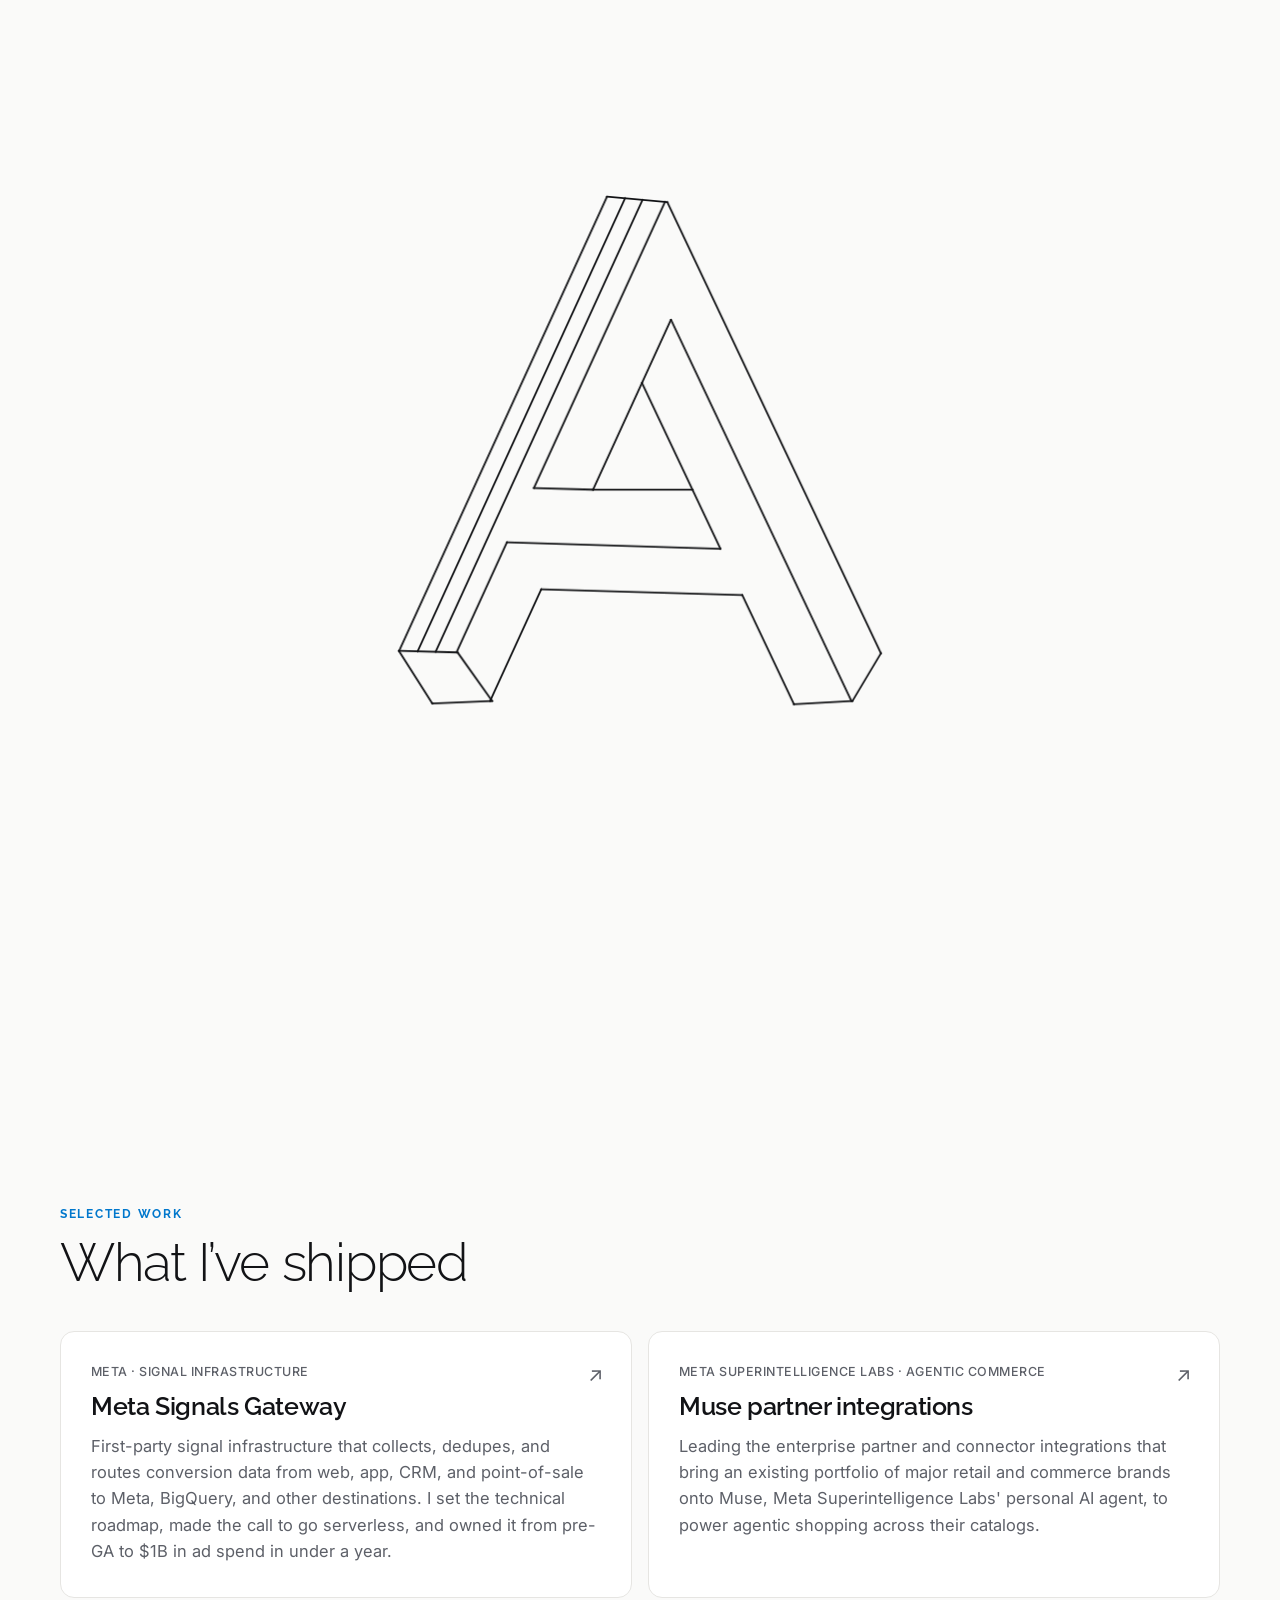
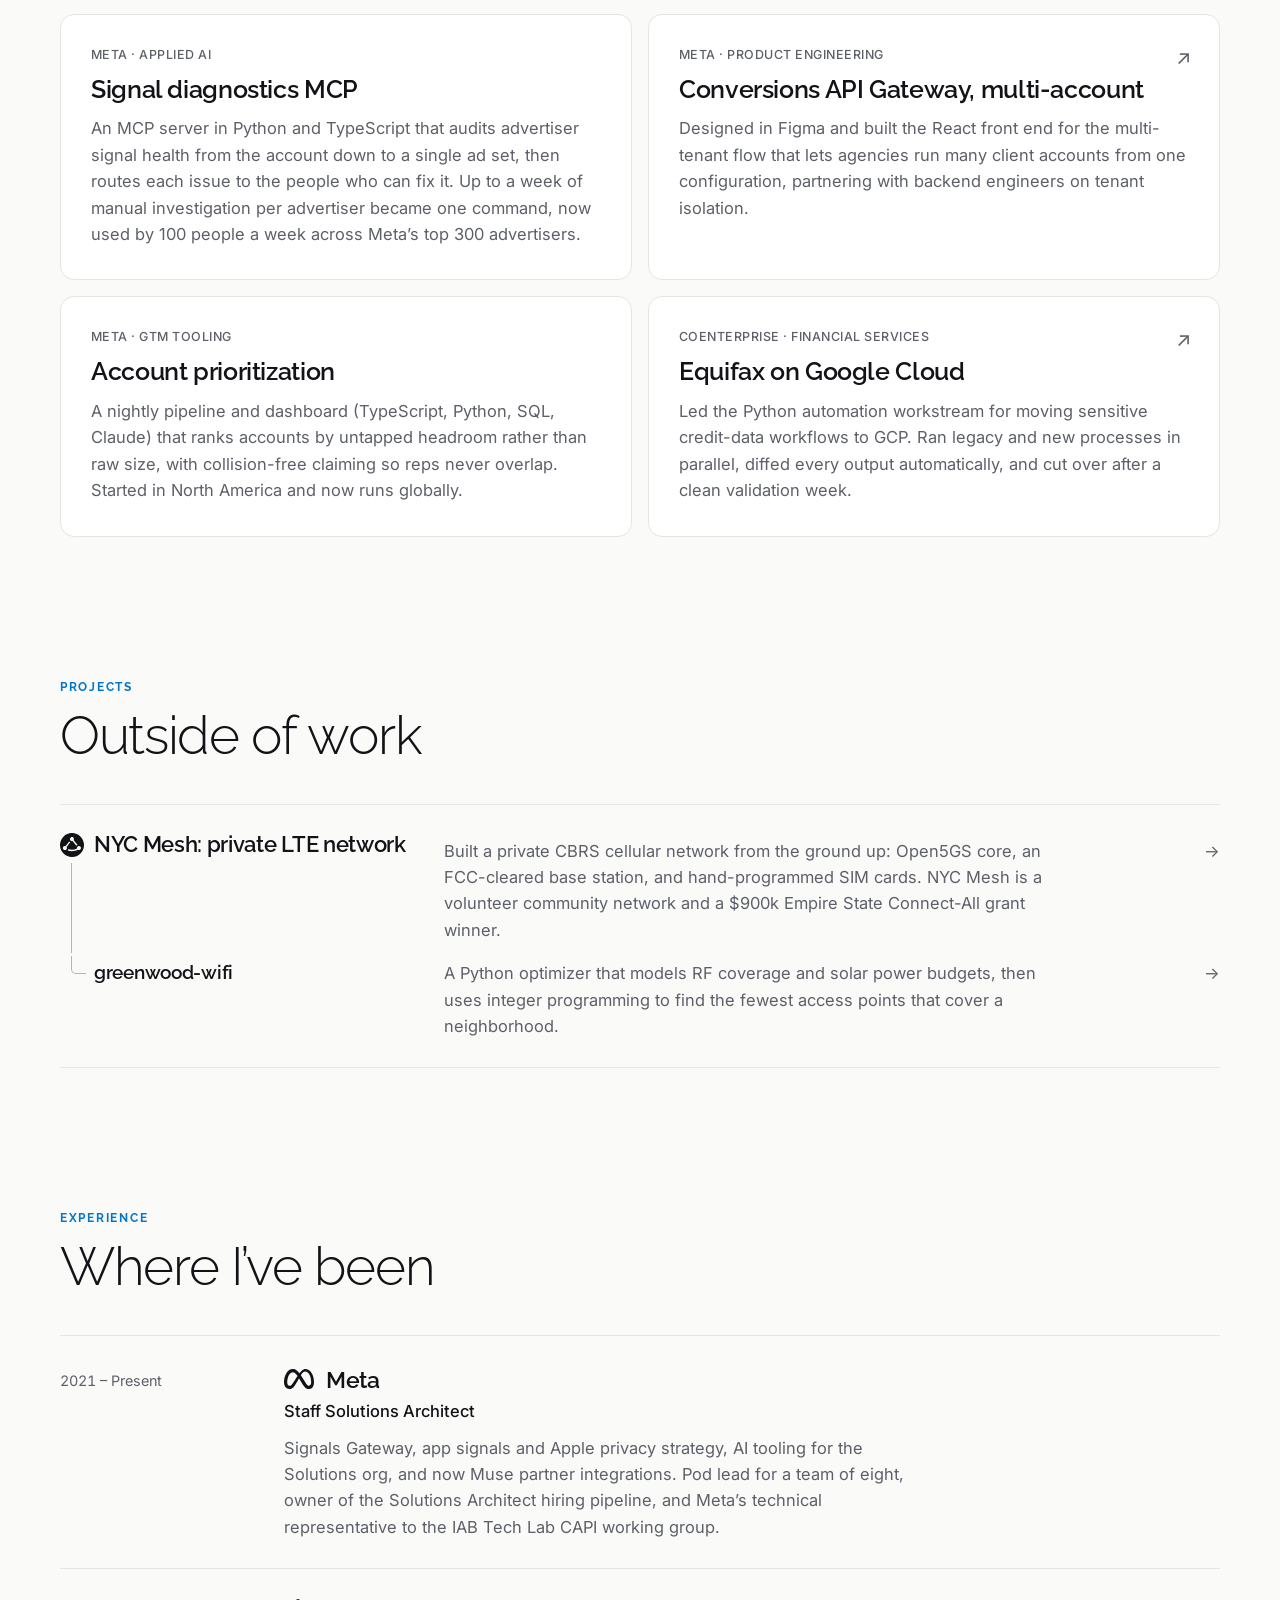
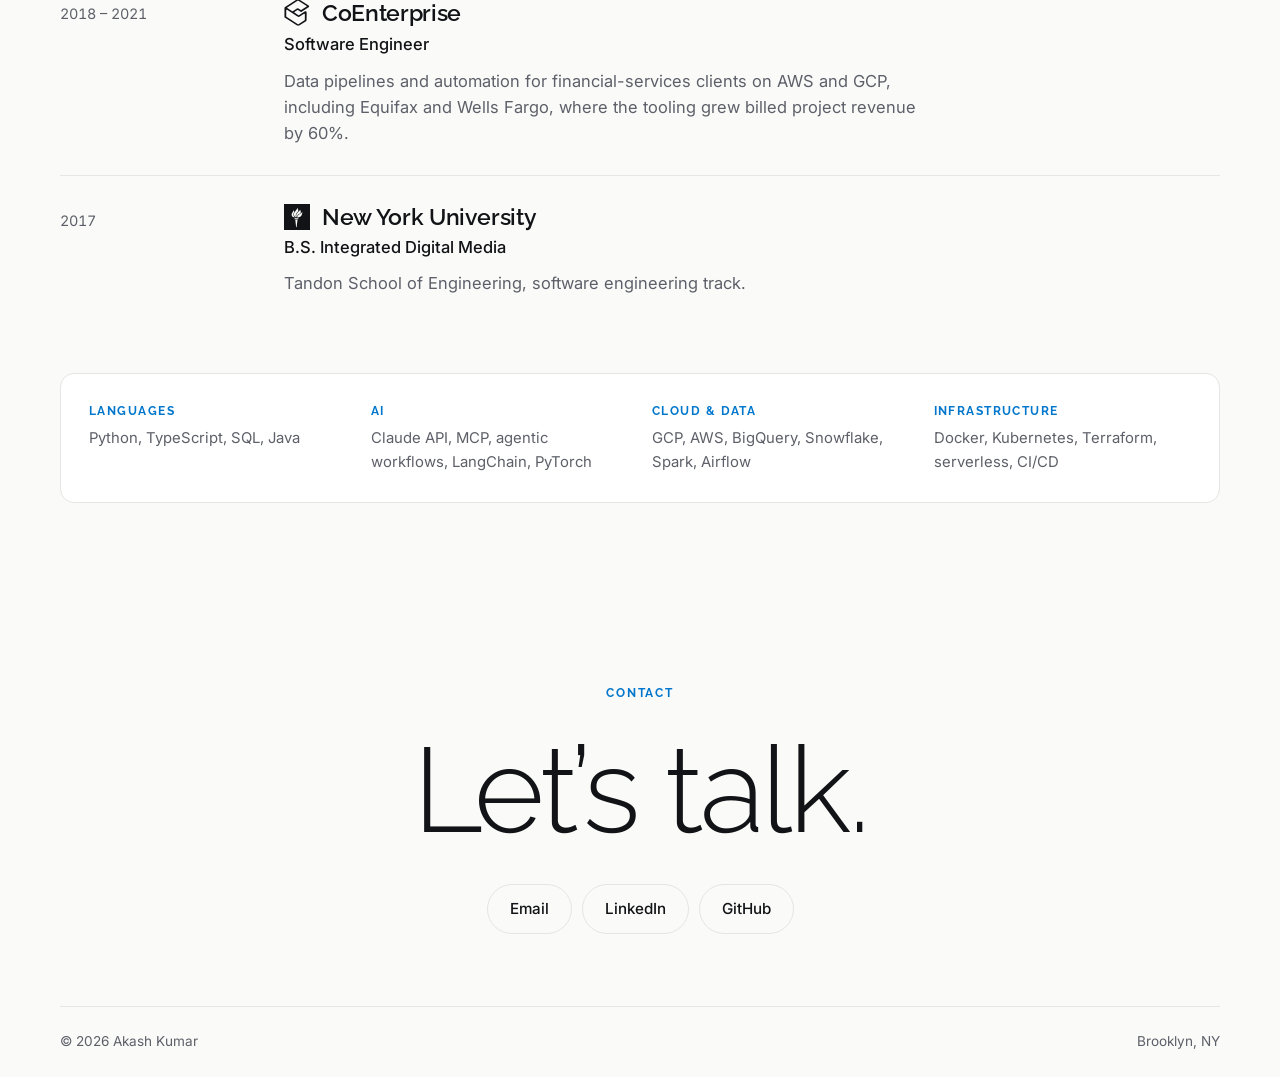
<file: index.html>
<!doctype html>
<html lang="en" prefix="og: https://ogp.me/ns#">
<head>
  <meta charset="utf-8">
  <meta name="viewport" content="width=device-width, initial-scale=1, viewport-fit=cover">
  <title>Akash Kumar, Staff Solutions Architect</title>
  <meta name="description" content="Akash Kumar is a Staff Solutions Architect at Meta in Brooklyn. He took Meta Signals Gateway from pre-GA to $1B in ad spend in under a year.">
  <meta name="author" content="Akash Kumar">
  <link rel="canonical" href="https://aka5h.com/">
  <meta name="color-scheme" content="light dark">
  <meta name="theme-color" content="#fafaf9" media="(prefers-color-scheme: light)">
  <meta name="theme-color" content="#0e0f11" media="(prefers-color-scheme: dark)">

  <!-- Link previews (iMessage, Slack, WhatsApp, LinkedIn, X). Image: assets/preview-v2.png, 1200x630.
       LinkedIn caches by image URL: rename the file when the image changes. -->
  <meta property="og:type" content="website">
  <meta property="og:site_name" content="Akash Kumar">
  <meta property="og:title" content="Akash Kumar, Staff Solutions Architect">
  <meta property="og:description" content="Taking products from first customer to real scale. Signal infrastructure and applied AI at Meta.">
  <meta property="og:url" content="https://aka5h.com/">
  <meta property="og:image" content="https://aka5h.com/assets/preview-v2.png">
  <meta property="og:image:width" content="1200">
  <meta property="og:image:height" content="630">
  <meta property="og:image:alt" content="Akash Kumar, Staff Solutions Architect in Brooklyn: taking products from first customer to real scale.">
  <meta property="og:locale" content="en_US">
  <meta name="twitter:card" content="summary_large_image">

  <link rel="icon" href="assets/favicon.svg" type="image/svg+xml">
  <link rel="apple-touch-icon" href="assets/apple-touch-icon.png">
  <link rel="manifest" href="site.webmanifest">

  <!-- Structured data so search engines know who this page is about. -->
  <script type="application/ld+json">
  {
    "@context": "https://schema.org",
    "@type": "Person",
    "name": "Akash Kumar",
    "url": "https://aka5h.com/",
    "image": "https://aka5h.com/assets/preview-v2.png",
    "jobTitle": "Staff Solutions Architect",
    "worksFor": { "@type": "Organization", "name": "Meta" },
    "alumniOf": { "@type": "CollegeOrUniversity", "name": "New York University" },
    "address": { "@type": "PostalAddress", "addressLocality": "Brooklyn", "addressRegion": "NY", "addressCountry": "US" },
    "email": "mailto:me@akash.nyc",
    "sameAs": ["https://www.linkedin.com/in/akashnyc/", "https://github.com/aka5hkumar"],
    "knowsAbout": ["Solutions architecture", "Conversion signal infrastructure", "Applied AI", "Model Context Protocol", "Python", "TypeScript"]
  }
  </script>

  <!-- Before first paint: flag that JS is on (enables animations) and apply a manual theme
       choice, but only while the device is still in the mode it was in when that choice was made.
       Otherwise the page follows the device. -->
  <script>
    document.documentElement.classList.add("js");
    try {
      var device = matchMedia("(prefers-color-scheme: dark)").matches ? "dark" : "light";
      var saved = JSON.parse(localStorage.getItem("theme"));
      if (saved && saved.device === device) document.documentElement.dataset.theme = saved.theme;
      else localStorage.removeItem("theme");
    } catch (e) {
      try { localStorage.removeItem("theme"); } catch (e2) {}
    }
  </script>

  <link rel="preconnect" href="https://fonts.googleapis.com">
  <link rel="preconnect" href="https://fonts.gstatic.com" crossorigin>
  <link rel="stylesheet" href="https://fonts.googleapis.com/css2?family=Inter:wght@400;500;600&family=Raleway:wght@300..800&display=swap">
  <link rel="stylesheet" href="styles.css">
  <script src="script.js" defer></script>
</head>
<body>

  <header class="nav">
    <a class="nav__logo" href="#top" aria-label="Akash Kumar, back to top">
      <!-- Its own static copy of the mark (same geometry as the favicon). Deliberately not a
           <use> of the hero mark: that would inherit the draw-in dash styles, and iOS Safari
           then shows only the round line caps, as dots. -->
      <svg viewBox="-40 -40 714 747" aria-hidden="true"><path d="M19.1 581L275.9 20M42 581.6L298.2 22M64.1 582.2L319.7 24M90.4 581.8L152.2 447M131.4 643.1L194.6 505M185.5 380L347.3 26.6M258.6 382L354.8 172.1M579 643L614.2 584"/><path d="M350.3 26.8L614.2 584M354.8 172.1L577.8 643.1M319 250.1L416 455M442.8 512L506.7 647M18.9 581.3L60.1 646.1M91.3 583L134 643"/><path d="M275.9 20L350.3 26.8M185.5 380L258.6 382M258.6 382L381.5 382M152.2 447L416 455M194.6 505L442.8 512M19.1 581L91.3 583M60.1 646.1L134 643M506.7 647L579 643"/></svg>
      <span>Akash Kumar</span>
    </a>
    <nav class="nav__links" aria-label="Sections">
      <a href="#work">Work</a>
      <a href="#projects">Projects</a>
      <a href="#experience">Experience</a>
      <a href="#contact">Contact</a>
    </nav>
    <button class="theme-toggle" type="button" aria-label="Toggle light and dark mode">
      <svg class="icon-sun" viewBox="0 0 24 24" aria-hidden="true"><circle cx="12" cy="12" r="4.5"/><path d="M12 1.5v3M12 19.5v3M1.5 12h3M19.5 12h3M4.6 4.6l2.1 2.1M17.3 17.3l2.1 2.1M4.6 19.4l2.1-2.1M17.3 6.7l2.1-2.1"/></svg>
      <svg class="icon-moon" viewBox="0 0 24 24" aria-hidden="true"><path d="M20.5 14.5A8.5 8.5 0 0 1 9.5 3.5a8.5 8.5 0 1 0 11 11z"/></svg>
    </button>
  </header>

  <main id="top">

    <!-- ============ HERO ============ -->
    <section class="hero">
      <div class="hero__text">
        <p class="eyebrow">Staff Solutions Architect<span class="eyebrow__sep"> &middot; </span><span class="eyebrow__loc">Brooklyn,&nbsp;NY</span></p>
        <h1 class="hero__title">
          <span class="line"><span>Taking products</span></span>
          <span class="line"><span>from first customer</span></span>
          <span class="line"><span>to <em>real scale.</em></span></span>
        </h1>
        <p class="hero__lede">
          I&rsquo;m Akash. For eight years I&rsquo;ve been the engineer customers talk to: I design the
          architecture, write the code when it needs writing, and build the AI tooling that lets
          a product scale once engineers are out of the loop. Right now that&rsquo;s signal infrastructure and
          agentic commerce at Meta.
        </p>
        <div class="hero__cta">
          <a class="btn btn--solid" href="#work">Selected work</a>
          <a class="btn" href="#contact">Get in touch</a>
        </div>
      </div>

      <!-- The "A" mark, rebuilt from the original akash.nyc animation. Every endpoint sits
           exactly on the line it meets, so joints are clean at any size.
           Each line draws itself in; script.js adds a colored trail copy. -->
      <button class="mark" type="button" aria-label="Replay the logo animation">
        <svg viewBox="0 0 634 667" aria-hidden="true">
          <g id="mark-lines" class="mark__lines">
            <g class="mark__rise">
              <line x1="19.1"  y1="581"   x2="275.9" y2="20"    pathLength="1"/>
              <line x1="42"    y1="581.6" x2="298.2" y2="22"    pathLength="1"/>
              <line x1="64.1"  y1="582.2" x2="319.7" y2="24"    pathLength="1"/>
              <line x1="90.4"  y1="581.8" x2="152.2" y2="447"   pathLength="1"/>
              <line x1="131.4" y1="643.1" x2="194.6" y2="505"   pathLength="1"/>
              <line x1="185.5" y1="380"   x2="347.3" y2="26.6"  pathLength="1"/>
              <line x1="258.6" y1="382"   x2="354.8" y2="172.1" pathLength="1"/>
              <line x1="579"   y1="643"   x2="614.2" y2="584"   pathLength="1"/>
            </g>
            <g class="mark__fall">
              <line x1="350.3" y1="26.8"  x2="614.2" y2="584"   pathLength="1"/>
              <line x1="354.8" y1="172.1" x2="577.8" y2="643.1" pathLength="1"/>
              <line x1="319"   y1="250.1" x2="416"   y2="455"   pathLength="1"/>
              <line x1="442.8" y1="512"   x2="506.7" y2="647"   pathLength="1"/>
              <line x1="18.9"  y1="581.3" x2="60.1"  y2="646.1" pathLength="1"/>
              <line x1="91.3"  y1="583"   x2="134"   y2="643"   pathLength="1"/>
            </g>
            <g class="mark__flat">
              <line x1="275.9" y1="20"    x2="350.3" y2="26.8"  pathLength="1"/>
              <line x1="185.5" y1="380"   x2="258.6" y2="382"   pathLength="1"/>
              <line x1="258.6" y1="382"   x2="381.5" y2="382"   pathLength="1"/>
              <line x1="152.2" y1="447"   x2="416"   y2="455"   pathLength="1"/>
              <line x1="194.6" y1="505"   x2="442.8" y2="512"   pathLength="1"/>
              <line x1="19.1"  y1="581"   x2="91.3"  y2="583"   pathLength="1"/>
              <line x1="60.1"  y1="646.1" x2="134"   y2="643"   pathLength="1"/>
              <line x1="506.7" y1="647"   x2="579"   y2="643"   pathLength="1"/>
            </g>
          </g>
        </svg>
      </button>
    </section>

    <!-- ============ STATS ============ -->
    <section class="stats" aria-label="Highlights">
      <div class="stat reveal">
        <span class="stat__num">$1B</span>
        <span class="stat__label">in ad spend through Meta Signals Gateway within its first year</span>
      </div>
      <div class="stat reveal">
        <span class="stat__num">30&nbsp;days &rarr; 1&nbsp;click</span>
        <span class="stat__label">advertiser onboarding, rebuilt as self-service</span>
      </div>
      <div class="stat reveal">
        <span class="stat__num">+40%</span>
        <span class="stat__label">spend from advertisers who adopted the signal stack, A/B tested</span>
      </div>
      <div class="stat reveal">
        <span class="stat__num">300</span>
        <span class="stat__label">people in Meta&rsquo;s Solutions org running on a GTM tool I built</span>
      </div>
    </section>

    <!-- ============ WORK ============ -->
    <section id="work" class="section">
      <header class="section__head">
        <p class="eyebrow reveal">Selected work</p>
        <h2 class="reveal">What I&rsquo;ve shipped</h2>
      </header>

      <div class="work">
        <a class="work__item reveal" href="https://developers.facebook.com/documentation/ads-commerce/gateway-products" target="_blank" rel="noopener">
          <span class="work__meta">Meta &middot; Signal infrastructure</span>
          <h3>Meta Signals Gateway</h3>
          <p>
            First-party signal infrastructure that collects, dedupes, and routes conversion data
            from web, app, CRM, and point-of-sale to Meta, BigQuery, and other destinations. I set
            the technical roadmap, made the call to go serverless, and owned it from pre-GA to
            $1B in ad spend in under a year.
          </p>
          <span class="work__arrow" aria-hidden="true">&nearr;</span>
        </a>

        <a class="work__item reveal" href="https://about.fb.com/news/2026/09/the-biggest-news-from-connect-2026/" target="_blank" rel="noopener">
          <span class="work__meta">Meta Superintelligence Labs &middot; Agentic commerce</span>
          <h3>Muse partner integrations</h3>
          <p>
            Leading the enterprise partner and connector integrations that bring an existing
            portfolio of major retail and commerce brands onto Muse, Meta Superintelligence Labs'
            personal AI agent, to power agentic shopping across their catalogs.
          </p>
          <span class="work__arrow" aria-hidden="true">&nearr;</span>
        </a>

        <article class="work__item reveal">
          <span class="work__meta">Meta &middot; Applied AI</span>
          <h3>Signal diagnostics MCP</h3>
          <p>
            An MCP server in Python and TypeScript that audits advertiser signal health from the
            account down to a single ad set, then routes each issue to the people who can fix it.
            Up to a week of manual investigation per advertiser became one command, now used by
            100 people a week across Meta&rsquo;s top 300 advertisers.
          </p>
        </article>

        <a class="work__item reveal" href="https://developers.facebook.com/docs/marketing-api/conversions-api/guides/gateway/" target="_blank" rel="noopener">
          <span class="work__meta">Meta &middot; Product engineering</span>
          <h3>Conversions API Gateway, multi&#8209;account</h3>
          <p>
            Designed in Figma and built the React front end for the multi-tenant flow that lets
            agencies run many client accounts from one configuration, partnering with backend
            engineers on tenant isolation.
          </p>
          <span class="work__arrow" aria-hidden="true">&nearr;</span>
        </a>

        <article class="work__item reveal">
          <span class="work__meta">Meta &middot; GTM tooling</span>
          <h3>Account prioritization</h3>
          <p>
            A nightly pipeline and dashboard (TypeScript, Python, SQL, Claude) that ranks accounts
            by untapped headroom rather than raw size, with collision-free claiming so reps never
            overlap. Started in North America and now runs globally.
          </p>
        </article>

        <a class="work__item reveal" href="https://cloud.google.com/customers/equifax" target="_blank" rel="noopener">
          <span class="work__meta">CoEnterprise &middot; Financial services</span>
          <h3>Equifax on Google Cloud</h3>
          <p>
            Led the Python automation workstream for moving sensitive credit-data workflows to
            GCP. Ran legacy and new processes in parallel, diffed every output automatically, and
            cut over after a clean validation week.
          </p>
          <span class="work__arrow" aria-hidden="true">&nearr;</span>
        </a>
      </div>
    </section>

    <!-- ============ PROJECTS ============ -->
    <section id="projects" class="section">
      <header class="section__head">
        <p class="eyebrow reveal">Projects</p>
        <h2 class="reveal">Outside of work</h2>
      </header>

      <div class="projects">
        <a class="project reveal" href="https://map.nycmesh.net/" target="_blank" rel="noopener">
          <h3 class="project__title"><span class="logo logo--nycmesh" aria-hidden="true"></span>NYC Mesh: private LTE network</h3>
          <p>
            Built a private CBRS cellular network from the ground up: Open5GS core, an FCC-cleared
            base station, and hand-programmed SIM cards. NYC Mesh is a volunteer community network
            and a $900k Empire State Connect-All grant winner.
          </p>
          <span class="project__arrow" aria-hidden="true">&rarr;</span>
        </a>

        <a class="project project--child reveal" href="https://github.com/nycmeshnet/greenwood-wifi" target="_blank" rel="noopener">
          <h3 class="project__title">greenwood-wifi</h3>
          <p>
            A Python optimizer that models RF coverage and solar power budgets, then uses integer
            programming to find the fewest access points that cover a neighborhood.
          </p>
          <span class="project__arrow" aria-hidden="true">&rarr;</span>
        </a>
      </div>
    </section>

    <!-- ============ EXPERIENCE ============ -->
    <section id="experience" class="section">
      <header class="section__head">
        <p class="eyebrow reveal">Experience</p>
        <h2 class="reveal">Where I&rsquo;ve been</h2>
      </header>

      <ol class="timeline">
        <li class="reveal">
          <span class="timeline__when">2021 &ndash; Present</span>
          <div>
            <h3 class="timeline__org"><span class="logo logo--meta" aria-hidden="true"></span>Meta</h3>
            <p class="timeline__role">Staff Solutions Architect</p>
            <p>
              Signals Gateway, app signals and Apple privacy strategy, AI tooling for the Solutions
              org, and now Muse partner integrations. Pod lead for a team of eight, owner of the
              Solutions Architect hiring pipeline, and Meta&rsquo;s technical representative to the IAB
              Tech Lab CAPI working group.
            </p>
          </div>
        </li>
        <li class="reveal">
          <span class="timeline__when">2018 &ndash; 2021</span>
          <div>
            <h3 class="timeline__org"><span class="logo logo--coenterprise" aria-hidden="true"></span>CoEnterprise</h3>
            <p class="timeline__role">Software Engineer</p>
            <p>
              Data pipelines and automation for financial-services clients on AWS and GCP, including
              Equifax and Wells Fargo, where the tooling grew billed project revenue by 60%.
            </p>
          </div>
        </li>
        <li class="reveal">
          <span class="timeline__when">2017</span>
          <div>
            <h3 class="timeline__org"><span class="logo logo--nyu" aria-hidden="true"></span>New York University</h3>
            <p class="timeline__role">B.S. Integrated Digital Media</p>
            <p>Tandon School of Engineering, software engineering track.</p>
          </div>
        </li>
      </ol>

      <dl class="toolkit reveal">
        <div><dt>Languages</dt><dd>Python, TypeScript, SQL, Java</dd></div>
        <div><dt>AI</dt><dd>Claude API, MCP, agentic workflows, LangChain, PyTorch</dd></div>
        <div><dt>Cloud &amp; data</dt><dd>GCP, AWS, BigQuery, Snowflake, Spark, Airflow</dd></div>
        <div><dt>Infrastructure</dt><dd>Docker, Kubernetes, Terraform, serverless, CI/CD</dd></div>
      </dl>
    </section>

    <!-- ============ CONTACT ============ -->
    <section id="contact" class="contact">
      <p class="eyebrow reveal">Contact</p>
      <h2 class="contact__title reveal">
        <a href="mailto:me@akash.nyc"><span class="kern-L">L</span>et&rsquo;s talk.</a>
      </h2>
      <ul class="contact__links reveal">
        <li><a class="btn" href="mailto:me@akash.nyc">Email</a></li>
        <li><a class="btn" href="https://www.linkedin.com/in/akashnyc/" target="_blank" rel="noopener">LinkedIn</a></li>
        <li><a class="btn" href="https://github.com/aka5hkumar" target="_blank" rel="noopener">GitHub</a></li>
        <!-- Add resume.pdf to the repo root and uncomment:
        <li><a class="btn" href="resume.pdf">Resume</a></li>
        -->
      </ul>
    </section>
  </main>

  <footer class="footer">
    <span>&copy; <span class="year">2026</span> Akash Kumar</span>
    <span>Brooklyn, NY</span>
  </footer>

</body>
</html>
</file>
<file: styles.css>
/* ==========================================================================
   aka5h.com
   Plain CSS, no build step. Sections follow page order.
   ========================================================================== */


/* ---------- Tokens ---------- */

:root {
  /* light theme */
  --bg:       #fafaf9;
  --surface:  #ffffff;
  --text:     #121316;
  --muted:    #5d6068;
  --line:     #e6e5e2;
  --accent:   #0077cc;   /* the cyan from the original mark, darkened for contrast */

  /* colors the mark's trail passes through while it draws (from the original animation) */
  --trail-1: #ff2d2d;
  --trail-2: #ffc81a;
  --trail-3: #00aaff;

  --font-display: "Raleway", ui-sans-serif, system-ui, -apple-system, "Segoe UI", sans-serif;
  --font-body:    "Inter", ui-sans-serif, system-ui, -apple-system, "Segoe UI", sans-serif;

  --gutter: clamp(16px, 4vw, 48px);
  --max: 1160px;
  --radius: 14px;
  --ease: cubic-bezier(0.22, 1, 0.36, 1);

  color-scheme: light;
}

/* dark theme: follows the OS unless the toggle picked light */
@media (prefers-color-scheme: dark) {
  :root:not([data-theme="light"]) {
    --bg:      #0e0f11;
    --surface: #16181b;
    --text:    #ecedef;
    --muted:   #9a9da5;
    --line:    #26292e;
    --accent:  #3cb4ff;
    color-scheme: dark;
  }
}

/* dark theme: picked with the toggle */
:root[data-theme="dark"] {
  --bg:      #0e0f11;
  --surface: #16181b;
  --text:    #ecedef;
  --muted:   #9a9da5;
  --line:    #26292e;
  --accent:  #3cb4ff;
  color-scheme: dark;
}


/* ---------- Base ---------- */

*, *::before, *::after { box-sizing: border-box; }

html { scroll-behavior: smooth; scroll-padding-top: 96px; }

body {
  margin: 0;
  padding-inline: var(--gutter);
  background: var(--bg);
  color: var(--text);
  font-family: var(--font-body);
  font-size: 16.5px;
  line-height: 1.6;
  -webkit-font-smoothing: antialiased;
  transition: background-color 0.4s, color 0.4s;
}

main, .footer { max-width: var(--max); margin-inline: auto; }

h1, h2, h3 {
  margin: 0;
  font-family: var(--font-display);
  font-variant-numeric: lining-nums;  /* Raleway defaults to old-style numerals */
  font-kerning: normal;
  line-height: 1.08;
  letter-spacing: -0.015em;
}
p { margin: 0; }
a { color: inherit; text-decoration: none; }

::selection { background: var(--accent); color: var(--bg); }

:focus-visible { outline: 2px solid var(--accent); outline-offset: 4px; border-radius: 6px; }

.eyebrow {
  font-family: var(--font-display);
  font-size: 0.78rem;
  font-weight: 700;
  letter-spacing: 0.14em;
  text-transform: uppercase;
  color: var(--accent);
}


/* ---------- Nav ---------- */

.nav {
  position: sticky;
  top: env(safe-area-inset-top, 0px);
  z-index: 50;
  max-width: var(--max);
  margin-inline: auto;
  padding-block: 18px;
  display: flex;
  align-items: center;
  gap: 24px;
  background: color-mix(in srgb, var(--bg) 82%, transparent);
  backdrop-filter: blur(12px);
  -webkit-backdrop-filter: blur(12px);
  border-bottom: 1px solid transparent;
  transition: border-color 0.3s;
}
.nav.is-scrolled { border-bottom-color: var(--line); }

.nav__logo {
  display: flex;
  align-items: center;
  gap: 10px;
  font-family: var(--font-display);
  font-weight: 700;
  font-size: 1.05rem;
  letter-spacing: 0.01em;
}
.nav__logo svg {
  width: 26px;
  height: 27px;
  fill: none;
  stroke: currentColor;
  stroke-width: 44;      /* viewBox units; matches the favicon so it holds up at 26px */
  stroke-linecap: round;
  stroke-linejoin: round;
}

.nav__links { margin-left: auto; display: flex; gap: 28px; }
.nav__links a {
  position: relative;
  font-size: 0.93rem;
  color: var(--muted);
  transition: color 0.2s;
}
.nav__links a::after {
  content: "";
  position: absolute;
  left: 0; right: 0; bottom: -4px;
  height: 1.5px;
  background: var(--accent);
  transform: scaleX(0);
  transform-origin: right;
  transition: transform 0.35s var(--ease);
}
.nav__links a:hover { color: var(--text); }
.nav__links a:hover::after { transform: scaleX(1); transform-origin: left; }

.theme-toggle {
  width: 38px;
  height: 38px;
  display: grid;
  place-items: center;
  border: 1px solid var(--line);
  border-radius: 50%;
  background: transparent;
  color: var(--text);
  cursor: pointer;
  transition: border-color 0.2s, transform 0.4s var(--ease);
}
.theme-toggle:hover { border-color: var(--text); transform: rotate(25deg); }
.theme-toggle svg {
  grid-area: 1 / 1;
  width: 18px;
  height: 18px;
  fill: none;
  stroke: currentColor;
  stroke-width: 1.8;
  stroke-linecap: round;
  transition: opacity 0.3s, transform 0.4s var(--ease);
}
.theme-toggle .icon-moon { fill: currentColor; stroke: none; }

/* Show the icon for the mode you'd switch to. */
.icon-sun  { opacity: 0; transform: rotate(-90deg) scale(0.5); }
:root[data-theme="dark"] .icon-sun  { opacity: 1; transform: none; }
:root[data-theme="dark"] .icon-moon { opacity: 0; transform: rotate(90deg) scale(0.5); }
@media (prefers-color-scheme: dark) {
  :root:not([data-theme="light"]) .icon-sun  { opacity: 1; transform: none; }
  :root:not([data-theme="light"]) .icon-moon { opacity: 0; transform: rotate(90deg) scale(0.5); }
}

@media (max-width: 720px) {
  .nav__links { display: none; }
  .theme-toggle { margin-left: auto; }
}


/* ---------- Hero ---------- */

.hero {
  min-height: min(calc(100svh - 80px), 880px);
  padding-block: 48px 64px;
  display: grid;
  grid-template-columns: 1.6fr 1fr;
  align-items: center;
  gap: clamp(32px, 6vw, 96px);
}

.hero__title {
  margin-block: 18px 26px;
  font-size: clamp(2.25rem, 5.6vw, 4.4rem);
  font-weight: 300;
  letter-spacing: -0.03em;
  line-height: 1.02;
}
.hero__title em { font-style: normal; font-weight: 700; letter-spacing: -0.012em; }

.hero__lede { max-width: 54ch; font-size: 1.1rem; color: var(--muted); }

.hero__cta { margin-top: 34px; display: flex; flex-wrap: wrap; gap: 12px; }

/* on phones the location gets its own line instead of a dangling middot */
@media (max-width: 480px) {
  .eyebrow__sep { display: none; }
  .eyebrow__loc { display: block; margin-top: 4px; }
}

/* Tablets in portrait: the screen is tall, so don't stretch the hero to fill it. */
@media (orientation: portrait) and (min-width: 701px) {
  .hero { min-height: 0; padding-block: 72px 88px; }
}

/* Phones only: tablets in portrait keep the two-column hero. */
@media (max-width: 700px) {
  .hero { grid-template-columns: 1fr; min-height: 0; padding-top: 24px; }
  .hero .mark { order: -1; justify-self: start; width: clamp(130px, 40vw, 200px); }
}


/* ---------- The mark ---------- */

.mark {
  justify-self: center;
  width: min(100%, 400px);
  padding: 0;
  border: 0;
  background: none;
  color: var(--text);
  cursor: pointer;
  /* where it sits during the intro (set by script.js) */
  transform: translate(var(--ix, 0), var(--iy, 0)) scale(var(--is, 1));
  transition: transform 1.1s var(--ease);
}
.mark svg {
  display: block;
  width: 100%;
  height: auto;
  overflow: visible;
  fill: none;
  stroke: currentColor;
  stroke-width: 2.6;
  stroke-linecap: round;
  stroke-linejoin: round;
}

/* The colored copy sits exactly under the main lines and draws a beat ahead of them,
   so color leads each stroke. It fades out once the drawing is done. */
.mark__trail { stroke: var(--trail-3); opacity: 0; }
.mark.is-drawing .mark__trail { animation: trail-life 2.8s linear forwards; }
@keyframes trail-life { 0%, 70% { opacity: 1; } 100% { opacity: 0; } }

/* Drawing: every line uses pathLength="1", so a dash of 1 is the whole line. */
/* Undrawn lines are also hidden: with round caps, a fully dashed-out line still paints its
   end cap, which shows up as a stray dot until that line starts drawing. */
.js .mark line { stroke-dasharray: 1; stroke-dashoffset: 1; opacity: 0; }
.mark__rise { --g: 0; }
.mark__fall { --g: 1; }
.mark__flat { --g: 2; }

.mark.is-drawing line {
  animation: draw 0.9s var(--ease) both;
  animation-delay: calc(var(--g) * 0.28s + var(--i, 0) * 0.05s + 0.18s);
}
.mark.is-drawing .mark__trail line {
  animation: draw 0.9s var(--ease) both, trail 1s linear forwards;
  animation-delay: calc(var(--g) * 0.28s + var(--i, 0) * 0.05s);
}

@keyframes draw  {
  0%   { stroke-dashoffset: 1; opacity: 0; }
  1%   { opacity: 1; }
  100% { stroke-dashoffset: 0; opacity: 1; }
}
@keyframes trail {
  0%   { stroke: var(--trail-1); }
  45%  { stroke: var(--trail-2); }
  100% { stroke: var(--trail-3); }
}

/* Drift away gently as the hero scrolls out (browsers with scroll-driven animations). */
@supports (animation-timeline: view()) {
  .mark svg {
    animation: drift linear both;
    animation-timeline: view();
    animation-range: exit 0% exit 100%;
  }
  @keyframes drift { to { transform: translateY(-80px) rotate(-6deg); opacity: 0.2; } }
}


/* ---------- Intro ---------- */
/* First visit per tab: the mark draws itself large in the middle of the screen,
   then glides into the hero while the rest of the page fades in. */

.intro body { overflow: hidden; }
.intro .mark { transition: none; }

.js .nav,
.js .hero__text > *:not(.hero__title),
.js .stats {
  opacity: 0;
  transform: translateY(16px);
  transition: opacity 0.8s var(--ease), transform 0.8s var(--ease);
}
.is-ready .nav,
.is-ready .hero__text > *:not(.hero__title),
.is-ready .stats { opacity: 1; transform: none; }
.is-ready .hero__lede  { transition-delay: 0.25s; }
.is-ready .hero__cta   { transition-delay: 0.35s; }
.is-ready .stats       { transition-delay: 0.5s; }

/* Headline lines slide up out of their own masks. */
.hero__title .line { display: block; overflow: hidden; padding-bottom: 0.06em; }
.js .hero__title .line > span {
  display: inline-block;
  transform: translateY(105%);
  transition: transform 1s var(--ease);
}
.hero__title .line:nth-child(2) > span { transition-delay: 0.08s; }
.hero__title .line:nth-child(3) > span { transition-delay: 0.16s; }
.is-ready .hero__title .line > span { transform: none; }


/* ---------- Buttons ---------- */

.btn {
  position: relative;
  isolation: isolate;
  overflow: hidden;
  display: inline-flex;
  align-items: center;
  padding: 12px 22px;
  border: 1px solid var(--line);
  border-radius: 999px;
  font-weight: 500;
  font-size: 0.95rem;
  transition: color 0.4s var(--ease), border-color 0.4s;
}
/* fill wipes in from the left on hover */
.btn::before {
  content: "";
  position: absolute;
  inset: 0;
  z-index: -1;
  background: var(--text);
  transform: scaleX(0);
  transform-origin: left;
  transition: transform 0.45s var(--ease);
}
.btn:hover { color: var(--bg); border-color: var(--text); }
.btn:hover::before { transform: scaleX(1); }

.btn--solid { background: var(--text); color: var(--bg); border-color: var(--text); }
.btn--solid::before { background: var(--accent); }
.btn--solid:hover { border-color: var(--accent); }


/* ---------- Stats ---------- */

.stats {
  display: grid;
  grid-template-columns: repeat(4, 1fr);
  border-block: 1px solid var(--line);
}
.stat { padding: 28px 24px; display: grid; align-content: start; gap: 8px; }
.stat:first-child { padding-left: 0; }
.stat + .stat { border-left: 1px solid var(--line); }

.stat__num {
  font-family: var(--font-display);
  font-variant-numeric: lining-nums;
  font-size: clamp(1.6rem, 2.4vw, 2.1rem);
  font-weight: 600;
  letter-spacing: -0.02em;
  line-height: 1.1;
}
.stat__label { font-size: 0.9rem; color: var(--muted); }

@media (max-width: 860px) {
  .stats { grid-template-columns: 1fr 1fr; }
  .stat:nth-child(3) { padding-left: 0; border-left: 0; }
  .stat:nth-child(n+3) { border-top: 1px solid var(--line); }
}
@media (max-width: 480px) {
  .stats { grid-template-columns: 1fr; }
  .stat, .stat + .stat { padding-left: 0; border-left: 0; }
  .stat + .stat { border-top: 1px solid var(--line); }
}


/* ---------- Sections ---------- */

.section { padding-top: clamp(80px, 11vw, 140px); }

.section__head { margin-bottom: 40px; display: grid; gap: 10px; }
.section__head h2 {
  font-size: clamp(2rem, 4.4vw, 3.3rem);
  font-weight: 300;
  letter-spacing: -0.025em;
}


/* ---------- Work ---------- */

.work {
  display: grid;
  grid-template-columns: repeat(2, 1fr);
  gap: 16px;
}
@media (max-width: 760px) { .work { grid-template-columns: 1fr; } }

.work__item {
  position: relative;
  overflow: hidden;
  padding: 30px 30px 32px;
  display: flex;
  flex-direction: column;
  gap: 12px;
  background: var(--surface);
  border: 1px solid var(--line);
  border-radius: var(--radius);
  transition: transform 0.5s var(--ease), border-color 0.3s, box-shadow 0.5s var(--ease);
}
/* a single accent line draws across the top on hover, echoing the mark */
.work__item::before {
  content: "";
  position: absolute;
  top: 0; left: 0; right: 0;
  height: 2px;
  background: linear-gradient(90deg, var(--trail-1), var(--trail-2), var(--trail-3));
  transform: scaleX(0);
  transform-origin: left;
  transition: transform 0.6s var(--ease);
}
.work__item:hover { transform: translateY(-3px); box-shadow: 0 18px 40px -24px rgba(0, 0, 0, 0.35); }
.work__item:hover::before { transform: scaleX(1); }

.work__meta {
  font-size: 0.78rem;
  font-weight: 500;
  letter-spacing: 0.04em;
  text-transform: uppercase;
  color: var(--muted);
}
.work__item h3 { font-size: 1.55rem; font-weight: 600; padding-right: 32px; }
.work__item p  { color: var(--muted); }

.work__arrow {
  position: absolute;
  top: 26px;
  right: 28px;
  font-size: 1.25rem;
  color: var(--muted);
  transition: transform 0.4s var(--ease), color 0.3s;
}
.work__item:hover .work__arrow { transform: translate(3px, -3px); color: var(--accent); }

/* tighter cards on phones so the text gets the width */
@media (max-width: 480px) { .work__item { padding: 24px 22px 26px; } .work__arrow { top: 20px; right: 20px; } }


/* ---------- Projects ---------- */

.projects { border-top: 1px solid var(--line); }

.project {
  position: relative;
  display: grid;
  grid-template-columns: minmax(200px, 1fr) 2fr 32px;
  gap: 24px;
  align-items: baseline;
  padding-block: 28px;
  border-bottom: 1px solid var(--line);
}
.project h3 { font-size: 1.35rem; font-weight: 600; transition: color 0.3s, transform 0.4s var(--ease); }
.project p  { color: var(--muted); max-width: 62ch; }

.project__arrow { justify-self: end; color: var(--muted); transition: transform 0.4s var(--ease), color 0.3s; }
a.project:hover h3 { color: var(--accent); transform: translateX(6px); }
a.project:hover .project__arrow { color: var(--accent); transform: translateX(4px); }

@media (max-width: 720px) {
  .project { grid-template-columns: 1fr; gap: 8px; }
  .project__arrow { display: none; }
}


/* ---------- Experience ---------- */

.timeline { list-style: none; margin: 0; padding: 0; }

.timeline li {
  display: grid;
  grid-template-columns: 200px 1fr;
  gap: 24px;
  padding-block: 28px;
  border-top: 1px solid var(--line);
}
.timeline h3 { font-size: 1.45rem; font-weight: 600; }
.timeline p  { color: var(--muted); max-width: 64ch; }

/* Company logos: single-color by default (masked with the text color),
   brand color when you hover the row. Files live in assets/logos/. */
.timeline__org { display: flex; align-items: center; gap: 12px; }

.logo {
  flex: none;
  width: 30px;
  height: 30px;
  background: currentColor;
  -webkit-mask: var(--logo) center / contain no-repeat;
          mask: var(--logo) center / contain no-repeat;
  transition: background 0.4s;
}
.logo--meta         { --logo: url("assets/logos/meta.svg"); }
.logo--coenterprise { --logo: url("assets/logos/coenterprise.svg"); width: 26px; }
.logo--nyu          { --logo: url("assets/logos/nyu.svg"); width: 26px; height: 26px; }

.timeline li:hover .logo--meta         { background: #0081fb; }
.timeline li:hover .logo--coenterprise { background: linear-gradient(135deg, #3155c1, #1ca1b4); }
.timeline li:hover .logo--nyu          { background: #57068c; }

/* NYC Mesh (both projects live under nycmeshnet) */
.project__title { display: flex; align-items: center; gap: 10px; }
.project__title .logo { width: 24px; height: 24px; }
.logo--nycmesh { --logo: url("assets/logos/nycmesh.svg"); }
a.project:hover .logo--nycmesh { background: #ffcc00; }

/* greenwood-wifi is part of NYC Mesh: drop the divider between them and hang it off the
   parent with a tree line that runs from under the NYC Mesh logo into an elbow. */
.project { --tree: color-mix(in srgb, var(--muted) 45%, transparent); }
.project:has(+ .project--child) { border-bottom-color: transparent; padding-bottom: 10px; }
.project:has(+ .project--child)::after {
  content: "";
  position: absolute;
  left: 11px;              /* centre of the 24px logo */
  top: 58px;               /* just below the logo */
  bottom: 0;
  border-left: 1.5px solid var(--tree);
}
.project--child { padding-top: 6px; }
.project--child .project__title { position: relative; padding-left: 34px; font-size: 1.2rem; }
.project--child .project__title::before {
  content: "";
  position: absolute;
  left: 11px;
  top: -6px;               /* meets the parent's line across the row padding */
  width: 15px;
  height: calc(6px + 0.6em);
  border-left: 1.5px solid var(--tree);
  border-bottom: 1.5px solid var(--tree);
  border-bottom-left-radius: 5px;
}
@media (max-width: 720px) {
  /* single column: indent the whole child row so its text sits under the parent title */
  .project--child { padding-left: 34px; }
  .project--child .project__title { padding-left: 0; }
  .project--child .project__title::before { left: -23px; }
  /* keep the parent's text clear of the tree line: align it with its title, after the logo */
  .project:has(+ .project--child) p { padding-left: 34px; }
}

.timeline__when { font-size: 0.9rem; color: var(--muted); padding-top: 5px; font-variant-numeric: tabular-nums; }
.timeline .timeline__role { color: var(--text); font-weight: 500; margin-block: 4px 10px; }

@media (max-width: 640px) {
  .timeline li { grid-template-columns: 1fr; gap: 6px; }
}

.toolkit {
  margin: 48px 0 0;
  display: grid;
  grid-template-columns: repeat(4, 1fr);
  gap: 24px;
  padding: 28px;
  background: var(--surface);
  border: 1px solid var(--line);
  border-radius: var(--radius);
}
.toolkit dt {
  margin-bottom: 6px;
  font-family: var(--font-display);
  font-size: 0.75rem;
  font-weight: 700;
  letter-spacing: 0.12em;
  text-transform: uppercase;
  color: var(--accent);
}
.toolkit dd { margin: 0; font-size: 0.93rem; color: var(--muted); }

@media (max-width: 860px) { .toolkit { grid-template-columns: 1fr 1fr; } }
@media (max-width: 480px) { .toolkit { grid-template-columns: 1fr; } }


/* ---------- Contact ---------- */

.contact {
  padding-block: clamp(96px, 14vw, 180px) 72px;
  display: grid;
  justify-items: center;
  gap: 22px;
  text-align: center;
}

.contact__title { font-size: clamp(3rem, 10vw, 7.5rem); font-weight: 300; letter-spacing: -0.025em; }
.kern-L { letter-spacing: -0.07em; }  /* Raleway leaves a wide gap after a capital L */
.contact__title a {
  background: linear-gradient(currentColor, currentColor) left bottom / 0% 2px no-repeat;
  transition: background-size 0.6s var(--ease), color 0.3s;
}
.contact__title a:hover { color: var(--accent); background-size: 100% 2px; }

.contact__links {
  list-style: none;
  margin: 8px 0 0;
  padding: 0;
  display: flex;
  flex-wrap: wrap;
  justify-content: center;
  gap: 10px;
}


/* ---------- Footer ---------- */

.footer {
  padding-block: 24px max(24px, env(safe-area-inset-bottom, 0px));
  display: flex;
  flex-wrap: wrap;
  justify-content: space-between;
  gap: 8px;
  border-top: 1px solid var(--line);
  font-size: 0.85rem;
  color: var(--muted);
}


/* ---------- Scroll reveal ---------- */
/* script.js adds .is-visible as elements scroll into view. Without JS, nothing is hidden. */

.js .reveal {
  opacity: 0;
  transform: translateY(24px);
  transition: opacity 0.8s var(--ease), transform 0.8s var(--ease);
  transition-delay: var(--delay, 0s);
}
.js .reveal.is-visible { opacity: 1; transform: none; }


/* ---------- Theme switch ---------- */
/* The new theme grows out of the toggle button (View Transitions API, where supported). */

::view-transition-old(root),
::view-transition-new(root) { animation: none; mix-blend-mode: normal; }
::view-transition-new(root) { animation: theme-reveal 0.6s var(--ease); }
@keyframes theme-reveal {
  from { clip-path: circle(0 at var(--tx, 100%) var(--ty, 0)); }
  to   { clip-path: circle(150vmax at var(--tx, 100%) var(--ty, 0)); }
}


/* ---------- Reduced motion ---------- */

@media (prefers-reduced-motion: reduce) {
  html { scroll-behavior: auto; }
  *, *::before, *::after {
    animation: none !important;
    transition-duration: 0.01ms !important;
    transition-delay: 0s !important;
  }
  .js .mark line { stroke-dashoffset: 0; opacity: 1; }
  .js .reveal,
  .js .nav, .js .hero__text > *, .js .stats,
  .js .hero__title .line > span { opacity: 1; transform: none; }
}
</file>
